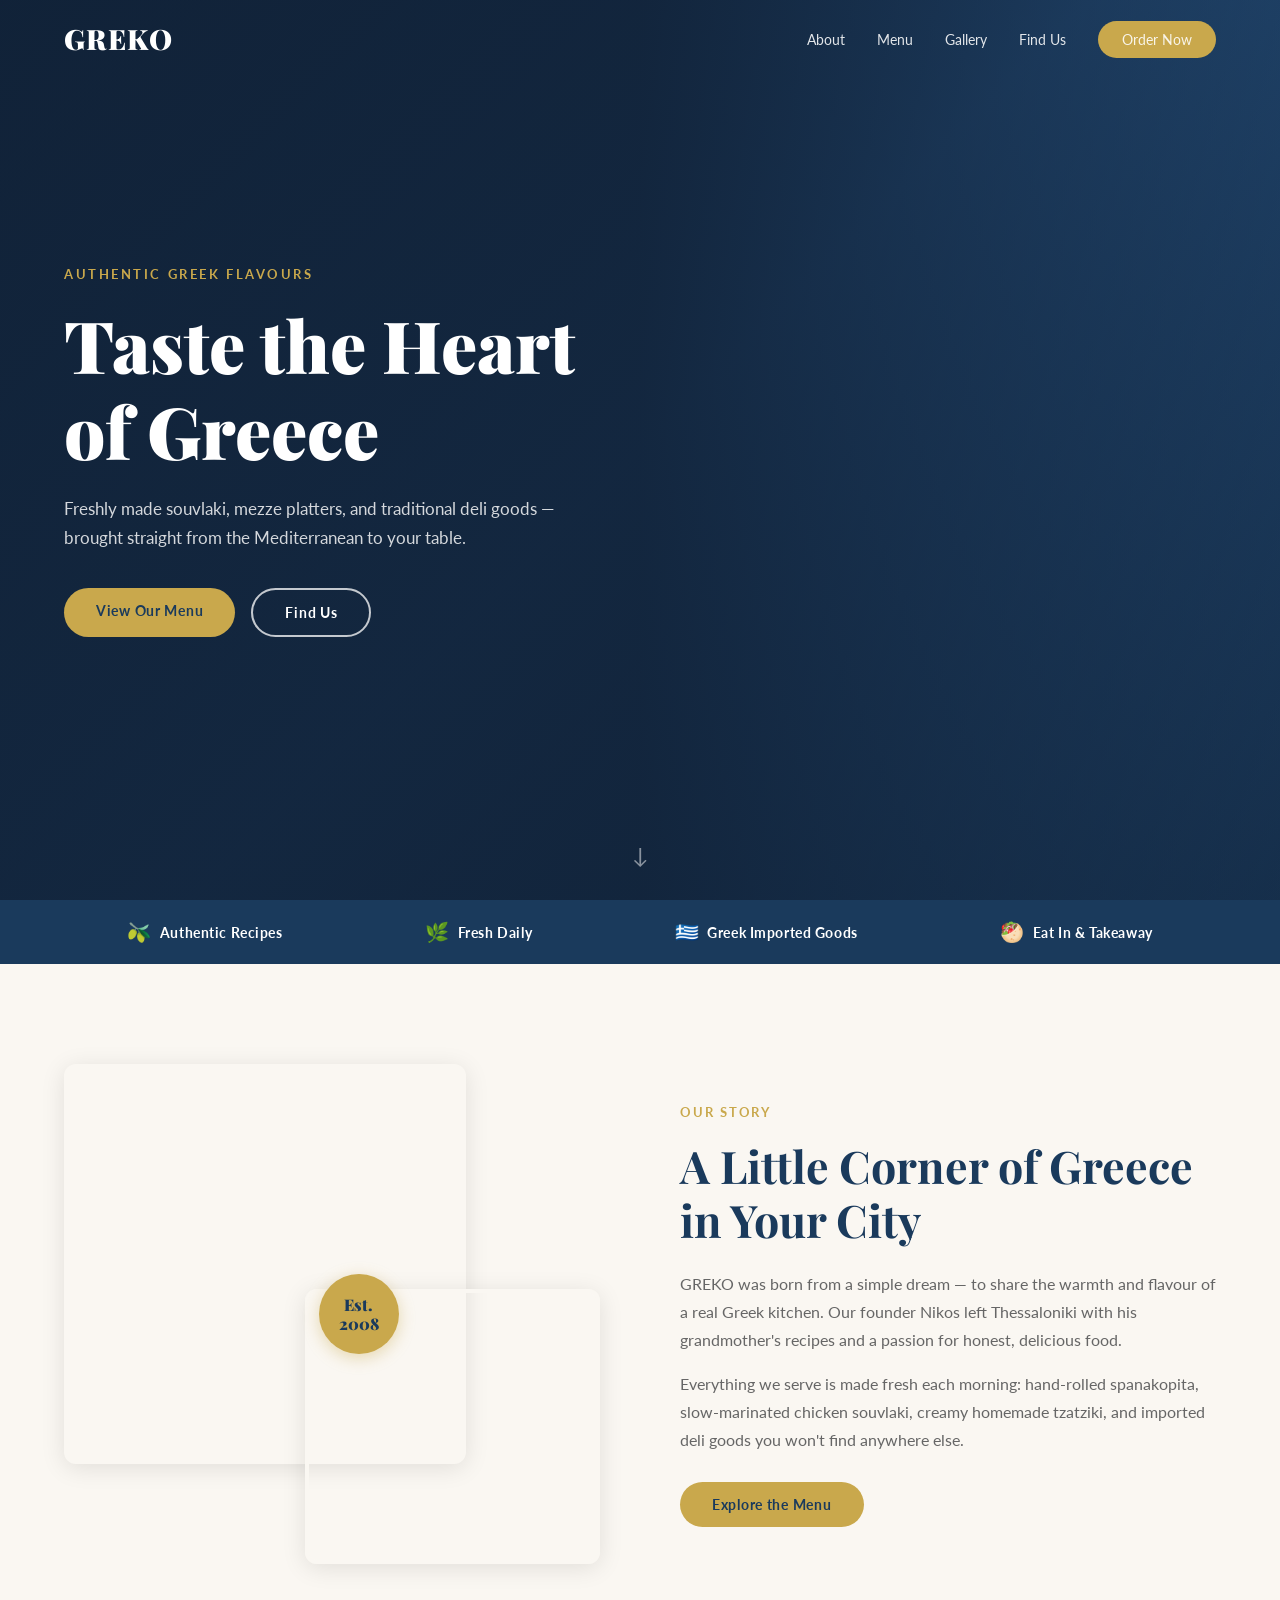
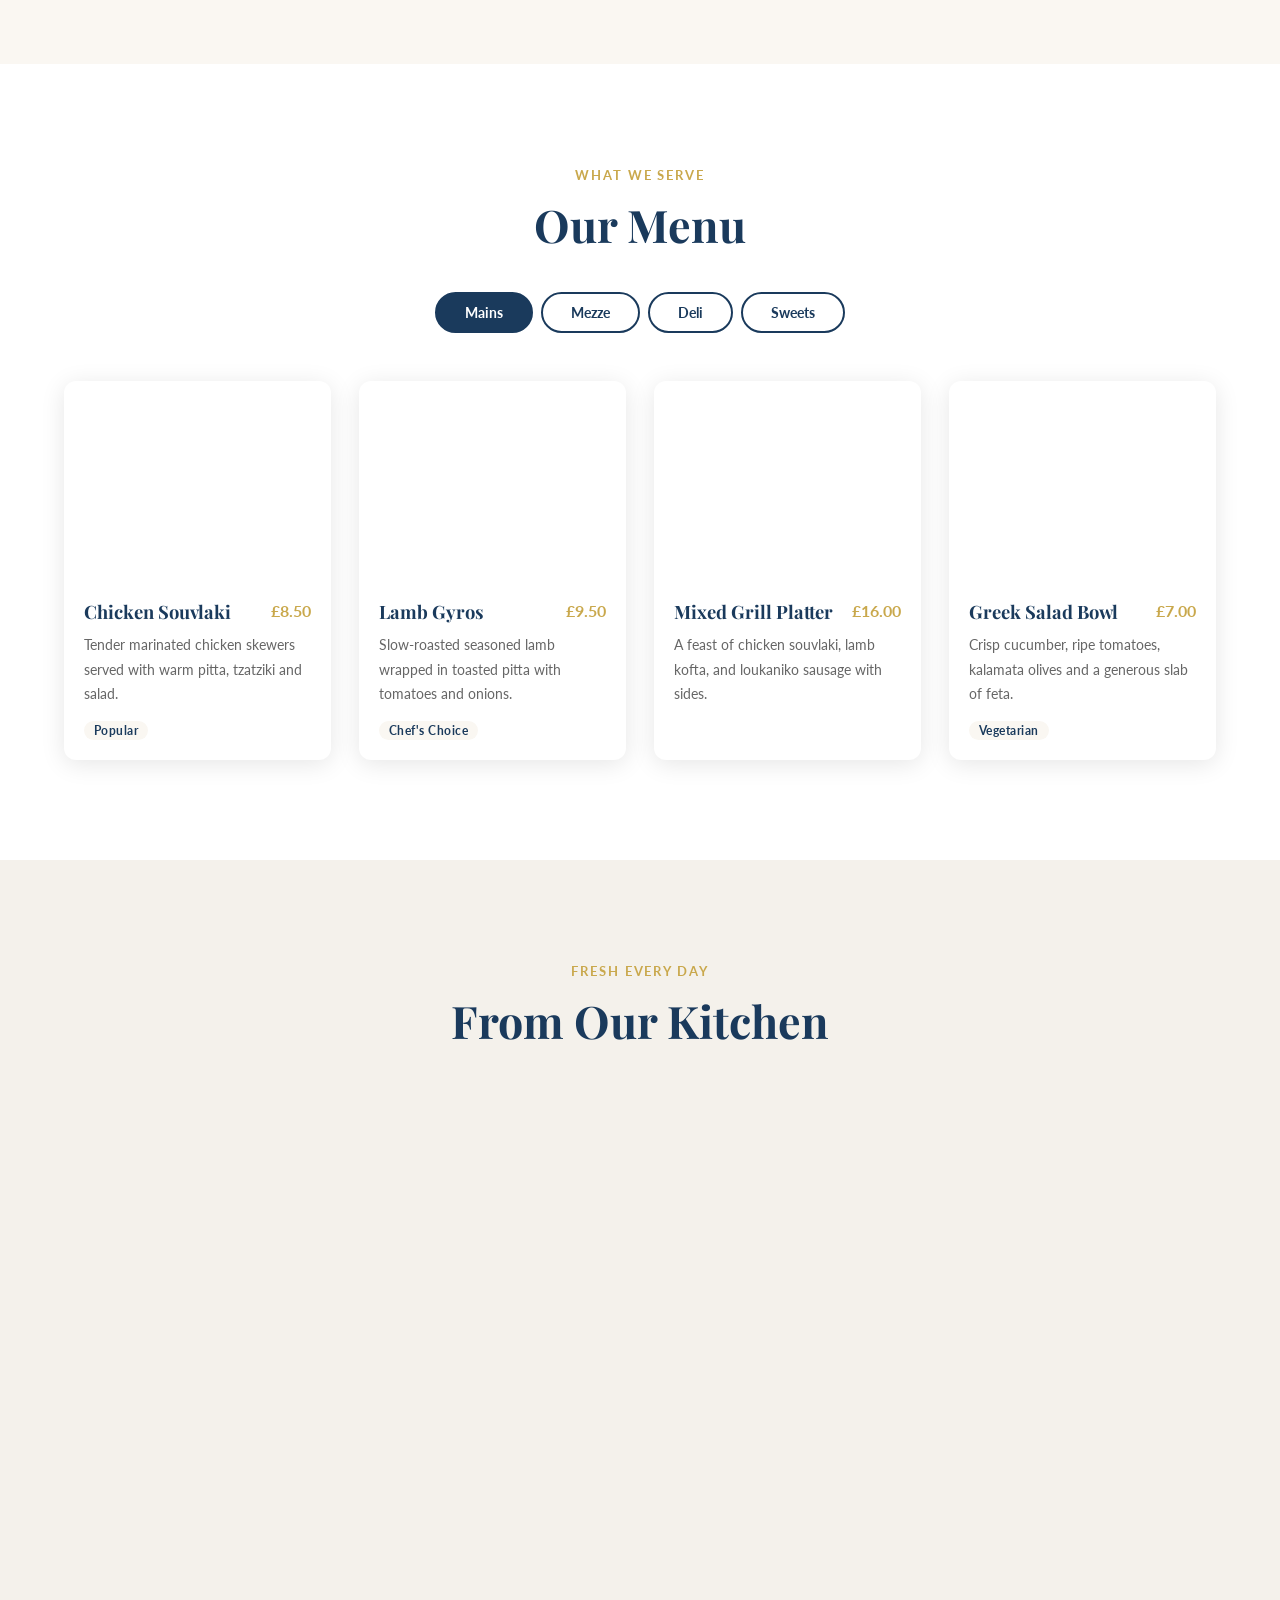
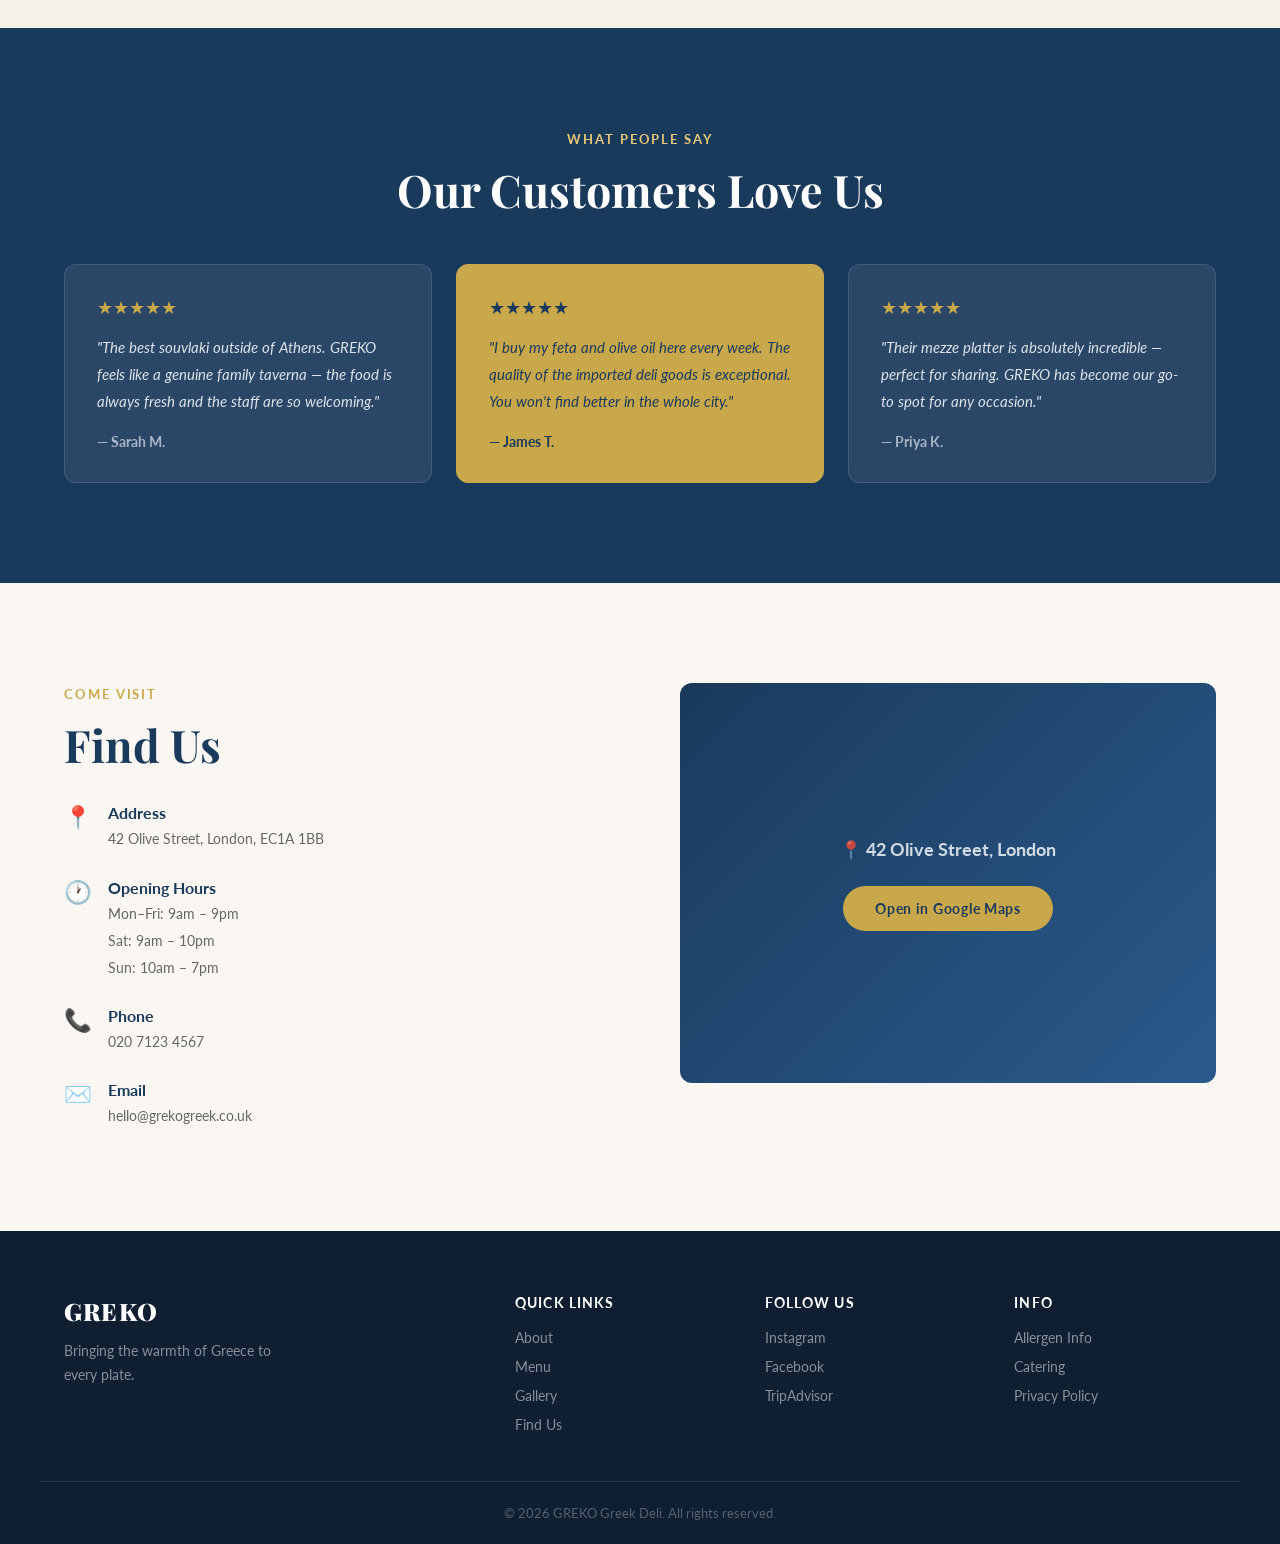
<file: index.html>
<!DOCTYPE html>
<html lang="en">
<head>
  <meta charset="UTF-8" />
  <meta name="viewport" content="width=device-width, initial-scale=1.0" />
  <title>GREKO – Authentic Greek Deli</title>
  <link rel="preconnect" href="https://fonts.googleapis.com" />
  <link rel="preconnect" href="https://fonts.gstatic.com" crossorigin />
  <link href="https://fonts.googleapis.com/css2?family=Playfair+Display:wght@400;700;900&family=Lato:wght@300;400;700&display=swap" rel="stylesheet" />
  <link rel="stylesheet" href="style.css" />
</head>
<body>

  <!-- NAV -->
  <header id="navbar">
    <nav class="container nav-inner">
      <a href="#" class="logo">GREKO</a>
      <button class="burger" id="burger" aria-label="Toggle menu">
        <span></span><span></span><span></span>
      </button>
      <ul class="nav-links" id="navLinks">
        <li><a href="#about">About</a></li>
        <li><a href="#menu">Menu</a></li>
        <li><a href="#gallery">Gallery</a></li>
        <li><a href="#contact">Find Us</a></li>
        <li><a href="#contact" class="btn-nav">Order Now</a></li>
      </ul>
    </nav>
  </header>

  <!-- HERO -->
  <section class="hero">
    <div class="hero-overlay"></div>
    <div class="hero-content">
      <p class="hero-tag">Authentic Greek Flavours</p>
      <h1>Taste the Heart<br/>of Greece</h1>
      <p class="hero-sub">Freshly made souvlaki, mezze platters, and traditional deli goods — brought straight from the Mediterranean to your table.</p>
      <div class="hero-btns">
        <a href="#menu" class="btn btn-primary">View Our Menu</a>
        <a href="#contact" class="btn btn-outline">Find Us</a>
      </div>
    </div>
    <div class="hero-scroll-hint">↓</div>
  </section>

  <!-- STRIP -->
  <div class="strip">
    <div class="container strip-inner">
      <div class="strip-item"><span class="strip-icon">🫒</span> Authentic Recipes</div>
      <div class="strip-item"><span class="strip-icon">🌿</span> Fresh Daily</div>
      <div class="strip-item"><span class="strip-icon">🇬🇷</span> Greek Imported Goods</div>
      <div class="strip-item"><span class="strip-icon">🥙</span> Eat In &amp; Takeaway</div>
    </div>
  </div>

  <!-- ABOUT -->
  <section class="about section" id="about">
    <div class="container about-grid">
      <div class="about-img-wrap">
        <div class="about-img-block img-block-1"></div>
        <div class="about-img-block img-block-2"></div>
        <div class="about-badge">Est. 2008</div>
      </div>
      <div class="about-text">
        <p class="section-tag">Our Story</p>
        <h2>A Little Corner of Greece in Your City</h2>
        <p>GREKO was born from a simple dream — to share the warmth and flavour of a real Greek kitchen. Our founder Nikos left Thessaloniki with his grandmother's recipes and a passion for honest, delicious food.</p>
        <p>Everything we serve is made fresh each morning: hand-rolled spanakopita, slow-marinated chicken souvlaki, creamy homemade tzatziki, and imported deli goods you won't find anywhere else.</p>
        <a href="#menu" class="btn btn-primary">Explore the Menu</a>
      </div>
    </div>
  </section>

  <!-- MENU -->
  <section class="menu-section section" id="menu">
    <div class="container">
      <p class="section-tag center">What We Serve</p>
      <h2 class="center">Our Menu</h2>
      <div class="menu-tabs">
        <button class="tab active" data-tab="mains">Mains</button>
        <button class="tab" data-tab="mezze">Mezze</button>
        <button class="tab" data-tab="deli">Deli</button>
        <button class="tab" data-tab="sweets">Sweets</button>
      </div>

      <div class="menu-grid" id="mains">
        <div class="menu-card">
          <div class="menu-card-img" style="background-image:url('https://images.unsplash.com/photo-1529543544282-ea669407fca3?w=600&q=80')"></div>
          <div class="menu-card-body">
            <div class="menu-card-header">
              <h3>Chicken Souvlaki</h3><span class="price">£8.50</span>
            </div>
            <p>Tender marinated chicken skewers served with warm pitta, tzatziki and salad.</p>
            <span class="tag">Popular</span>
          </div>
        </div>
        <div class="menu-card">
          <div class="menu-card-img" style="background-image:url('https://images.unsplash.com/photo-1561626423-a51b45aef0a1?w=600&q=80')"></div>
          <div class="menu-card-body">
            <div class="menu-card-header">
              <h3>Lamb Gyros</h3><span class="price">£9.50</span>
            </div>
            <p>Slow-roasted seasoned lamb wrapped in toasted pitta with tomatoes and onions.</p>
            <span class="tag">Chef's Choice</span>
          </div>
        </div>
        <div class="menu-card">
          <div class="menu-card-img" style="background-image:url('https://images.unsplash.com/photo-1600891964092-4316c288032e?w=600&q=80')"></div>
          <div class="menu-card-body">
            <div class="menu-card-header">
              <h3>Mixed Grill Platter</h3><span class="price">£16.00</span>
            </div>
            <p>A feast of chicken souvlaki, lamb kofta, and loukaniko sausage with sides.</p>
          </div>
        </div>
        <div class="menu-card">
          <div class="menu-card-img" style="background-image:url('https://images.unsplash.com/photo-1546069901-ba9599a7e63c?w=600&q=80')"></div>
          <div class="menu-card-body">
            <div class="menu-card-header">
              <h3>Greek Salad Bowl</h3><span class="price">£7.00</span>
            </div>
            <p>Crisp cucumber, ripe tomatoes, kalamata olives and a generous slab of feta.</p>
            <span class="tag">Vegetarian</span>
          </div>
        </div>
      </div>

      <div class="menu-grid hidden" id="mezze">
        <div class="menu-card">
          <div class="menu-card-img" style="background-image:url('https://images.unsplash.com/photo-1541014741259-de529411b96a?w=600&q=80')"></div>
          <div class="menu-card-body">
            <div class="menu-card-header"><h3>Tzatziki</h3><span class="price">£3.50</span></div>
            <p>Cool Greek yoghurt, grated cucumber, garlic and dill. Served with warm pitta.</p>
            <span class="tag">Vegetarian</span>
          </div>
        </div>
        <div class="menu-card">
          <div class="menu-card-img" style="background-image:url('https://images.unsplash.com/photo-1486893891924-e6a9f877e41f?w=600&q=80')"></div>
          <div class="menu-card-body">
            <div class="menu-card-header"><h3>Spanakopita</h3><span class="price">£4.00</span></div>
            <p>Crispy filo pastry parcels filled with spinach, feta and herbs.</p>
            <span class="tag">Popular</span>
          </div>
        </div>
        <div class="menu-card">
          <div class="menu-card-img" style="background-image:url('https://images.unsplash.com/photo-1512621776951-a57141f2eefd?w=600&q=80')"></div>
          <div class="menu-card-body">
            <div class="menu-card-header"><h3>Dolmades</h3><span class="price">£4.50</span></div>
            <p>Vine leaves stuffed with herbed rice and served with lemon yoghurt.</p>
          </div>
        </div>
        <div class="menu-card">
          <div class="menu-card-img" style="background-image:url('https://images.unsplash.com/photo-1547592180-85f173990554?w=600&q=80')"></div>
          <div class="menu-card-body">
            <div class="menu-card-header"><h3>Mezze Platter</h3><span class="price">£13.00</span></div>
            <p>A selection of hummus, tzatziki, dolmades, olives and warm pitta for sharing.</p>
            <span class="tag">Sharing</span>
          </div>
        </div>
      </div>

      <div class="menu-grid hidden" id="deli">
        <div class="menu-card">
          <div class="menu-card-img" style="background-image:url('https://images.unsplash.com/photo-1559561853-08451507cbe7?w=600&q=80')"></div>
          <div class="menu-card-body">
            <div class="menu-card-header"><h3>Imported Feta</h3><span class="price">£5.00 / 200g</span></div>
            <p>PDO-certified barrel-aged feta imported directly from northern Greece.</p>
          </div>
        </div>
        <div class="menu-card">
          <div class="menu-card-img" style="background-image:url('https://images.unsplash.com/photo-1474979266404-7eaacbcd87c5?w=600&q=80')"></div>
          <div class="menu-card-body">
            <div class="menu-card-header"><h3>Kalamata Olives</h3><span class="price">£3.50 / 200g</span></div>
            <p>Rich, buttery olives cured in red wine vinegar and extra virgin olive oil.</p>
          </div>
        </div>
        <div class="menu-card">
          <div class="menu-card-img" style="background-image:url('https://images.unsplash.com/photo-1601599561213-832382fd07ba?w=600&q=80')"></div>
          <div class="menu-card-body">
            <div class="menu-card-header"><h3>Extra Virgin Olive Oil</h3><span class="price">£9.00 / 500ml</span></div>
            <p>Cold-pressed single-estate olive oil from the Peloponnese region.</p>
          </div>
        </div>
        <div class="menu-card">
          <div class="menu-card-img" style="background-image:url('https://images.unsplash.com/photo-1587813369290-091c9d432daf?w=600&q=80')"></div>
          <div class="menu-card-body">
            <div class="menu-card-header"><h3>Greek Honey</h3><span class="price">£7.00 / 250g</span></div>
            <p>Thyme honey from the mountains of Crete — intensely aromatic and golden.</p>
          </div>
        </div>
      </div>

      <div class="menu-grid hidden" id="sweets">
        <div class="menu-card">
          <div class="menu-card-img" style="background-image:url('https://images.unsplash.com/photo-1519676867240-f03562e64548?w=600&q=80')"></div>
          <div class="menu-card-body">
            <div class="menu-card-header"><h3>Baklava</h3><span class="price">£3.00</span></div>
            <p>Layers of crisp filo, crushed pistachios and walnuts soaked in orange blossom syrup.</p>
            <span class="tag">Popular</span>
          </div>
        </div>
        <div class="menu-card">
          <div class="menu-card-img" style="background-image:url('https://images.unsplash.com/photo-1551024506-0bccd828d307?w=600&q=80')"></div>
          <div class="menu-card-body">
            <div class="menu-card-header"><h3>Loukoumades</h3><span class="price">£4.50</span></div>
            <p>Fluffy Greek doughnuts drizzled with honey, cinnamon and crushed walnuts.</p>
          </div>
        </div>
        <div class="menu-card">
          <div class="menu-card-img" style="background-image:url('https://images.unsplash.com/photo-1558961363-fa8fdf82db35?w=600&q=80')"></div>
          <div class="menu-card-body">
            <div class="menu-card-header"><h3>Galaktoboureko</h3><span class="price">£4.00</span></div>
            <p>Creamy semolina custard wrapped in golden filo and finished with lemon syrup.</p>
          </div>
        </div>
        <div class="menu-card">
          <div class="menu-card-img" style="background-image:url('https://images.unsplash.com/photo-1488477181946-6428a0291777?w=600&q=80')"></div>
          <div class="menu-card-body">
            <div class="menu-card-header"><h3>Greek Yoghurt &amp; Honey</h3><span class="price">£3.50</span></div>
            <p>Thick strained yoghurt topped with our Cretan thyme honey and crushed nuts.</p>
            <span class="tag">Vegetarian</span>
          </div>
        </div>
      </div>
    </div>
  </section>

  <!-- GALLERY -->
  <section class="gallery-section section" id="gallery">
    <div class="container">
      <p class="section-tag center">Fresh Every Day</p>
      <h2 class="center">From Our Kitchen</h2>
    </div>
    <div class="gallery-grid">
      <div class="gallery-item g-tall" style="background-image:url('https://images.unsplash.com/photo-1555396273-367ea4eb4db5?w=800&q=80')"></div>
      <div class="gallery-item" style="background-image:url('https://images.unsplash.com/photo-1504674900247-0877df9cc836?w=800&q=80')"></div>
      <div class="gallery-item" style="background-image:url('https://images.unsplash.com/photo-1565299624946-b28f40a0ae38?w=800&q=80')"></div>
      <div class="gallery-item g-wide" style="background-image:url('https://images.unsplash.com/photo-1567620905732-2d1ec7ab7445?w=800&q=80')"></div>
      <div class="gallery-item" style="background-image:url('https://images.unsplash.com/photo-1414235077428-338989a2e8c0?w=800&q=80')"></div>
    </div>
  </section>

  <!-- TESTIMONIALS -->
  <section class="testimonials section">
    <div class="container">
      <p class="section-tag center">What People Say</p>
      <h2 class="center">Our Customers Love Us</h2>
      <div class="testimonial-grid">
        <div class="testimonial-card">
          <div class="stars">★★★★★</div>
          <p>"The best souvlaki outside of Athens. GREKO feels like a genuine family taverna — the food is always fresh and the staff are so welcoming."</p>
          <div class="reviewer">— Sarah M.</div>
        </div>
        <div class="testimonial-card featured">
          <div class="stars">★★★★★</div>
          <p>"I buy my feta and olive oil here every week. The quality of the imported deli goods is exceptional. You won't find better in the whole city."</p>
          <div class="reviewer">— James T.</div>
        </div>
        <div class="testimonial-card">
          <div class="stars">★★★★★</div>
          <p>"Their mezze platter is absolutely incredible — perfect for sharing. GREKO has become our go-to spot for any occasion."</p>
          <div class="reviewer">— Priya K.</div>
        </div>
      </div>
    </div>
  </section>

  <!-- CONTACT -->
  <section class="contact-section section" id="contact">
    <div class="container contact-grid">
      <div class="contact-info">
        <p class="section-tag">Come Visit</p>
        <h2>Find Us</h2>
        <div class="contact-details">
          <div class="contact-item">
            <span class="contact-icon">📍</span>
            <div>
              <strong>Address</strong>
              <p>42 Olive Street, London, EC1A 1BB</p>
            </div>
          </div>
          <div class="contact-item">
            <span class="contact-icon">🕐</span>
            <div>
              <strong>Opening Hours</strong>
              <p>Mon–Fri: 9am – 9pm</p>
              <p>Sat: 9am – 10pm</p>
              <p>Sun: 10am – 7pm</p>
            </div>
          </div>
          <div class="contact-item">
            <span class="contact-icon">📞</span>
            <div>
              <strong>Phone</strong>
              <p>020 7123 4567</p>
            </div>
          </div>
          <div class="contact-item">
            <span class="contact-icon">✉️</span>
            <div>
              <strong>Email</strong>
              <p>hello@grekogreek.co.uk</p>
            </div>
          </div>
        </div>
      </div>
      <div class="contact-map">
        <div class="map-placeholder">
          <p>📍 42 Olive Street, London</p>
          <a href="https://maps.google.com" target="_blank" class="btn btn-primary">Open in Google Maps</a>
        </div>
      </div>
    </div>
  </section>

  <!-- FOOTER -->
  <footer class="footer">
    <div class="container footer-inner">
      <div class="footer-brand">
        <span class="logo">GREKO</span>
        <p>Bringing the warmth of Greece to every plate.</p>
      </div>
      <div class="footer-links">
        <h4>Quick Links</h4>
        <ul>
          <li><a href="#about">About</a></li>
          <li><a href="#menu">Menu</a></li>
          <li><a href="#gallery">Gallery</a></li>
          <li><a href="#contact">Find Us</a></li>
        </ul>
      </div>
      <div class="footer-links">
        <h4>Follow Us</h4>
        <ul>
          <li><a href="#">Instagram</a></li>
          <li><a href="#">Facebook</a></li>
          <li><a href="#">TripAdvisor</a></li>
        </ul>
      </div>
      <div class="footer-links">
        <h4>Info</h4>
        <ul>
          <li><a href="#">Allergen Info</a></li>
          <li><a href="#">Catering</a></li>
          <li><a href="#">Privacy Policy</a></li>
        </ul>
      </div>
    </div>
    <div class="footer-bottom">
      <p>&copy; 2026 GREKO Greek Deli. All rights reserved.</p>
    </div>
  </footer>

  <script src="script.js"></script>
</body>
</html>
</file>
<file: style.css>
/* ===== RESET & BASE ===== */
*, *::before, *::after { box-sizing: border-box; margin: 0; padding: 0; }

:root {
  --blue:    #1a3a5c;
  --blue-mid:#2a5a8c;
  --gold:    #c9a84c;
  --gold-lt: #e8c97a;
  --cream:   #faf7f2;
  --white:   #ffffff;
  --gray:    #f4f1eb;
  --text:    #2c2c2c;
  --text-lt: #666;
  --radius:  12px;
  --shadow:  0 4px 24px rgba(0,0,0,0.10);
  --transition: 0.3s ease;
}

html { scroll-behavior: smooth; }

body {
  font-family: 'Lato', sans-serif;
  color: var(--text);
  background: var(--white);
  overflow-x: hidden;
}

h1, h2, h3 { font-family: 'Playfair Display', serif; line-height: 1.2; }
h1 { font-size: clamp(2.4rem, 6vw, 4.5rem); font-weight: 900; }
h2 { font-size: clamp(1.8rem, 4vw, 2.8rem); font-weight: 700; }
h3 { font-size: 1.15rem; font-weight: 700; }

p { line-height: 1.75; color: var(--text-lt); }

a { text-decoration: none; color: inherit; }

img { display: block; max-width: 100%; }

.container { max-width: 1200px; margin: 0 auto; padding: 0 24px; }

.section { padding: 100px 0; }

.section-tag {
  display: inline-block;
  font-size: 0.8rem;
  font-weight: 700;
  letter-spacing: 0.15em;
  text-transform: uppercase;
  color: var(--gold);
  margin-bottom: 12px;
}
.section-tag.center { display: block; text-align: center; }
.center { text-align: center; }

/* ===== BUTTONS ===== */
.btn {
  display: inline-block;
  padding: 14px 32px;
  border-radius: 50px;
  font-family: 'Lato', sans-serif;
  font-size: 0.9rem;
  font-weight: 700;
  letter-spacing: 0.05em;
  cursor: pointer;
  transition: var(--transition);
}
.btn-primary {
  background: var(--gold);
  color: var(--blue);
}
.btn-primary:hover { background: var(--gold-lt); transform: translateY(-2px); box-shadow: 0 8px 20px rgba(201,168,76,0.35); }

.btn-outline {
  border: 2px solid rgba(255,255,255,0.75);
  color: var(--white);
}
.btn-outline:hover { background: rgba(255,255,255,0.15); }

.btn-nav {
  background: var(--gold);
  color: var(--blue);
  padding: 10px 24px;
  border-radius: 50px;
  font-weight: 700;
  font-size: 0.85rem;
  transition: var(--transition);
}
.btn-nav:hover { background: var(--gold-lt); }

/* ===== NAVBAR ===== */
#navbar {
  position: fixed;
  top: 0; left: 0; right: 0;
  z-index: 1000;
  padding: 20px 0;
  transition: background var(--transition), padding var(--transition), box-shadow var(--transition);
}
#navbar.scrolled {
  background: var(--blue);
  padding: 12px 0;
  box-shadow: 0 2px 20px rgba(0,0,0,0.2);
}

.nav-inner {
  display: flex;
  align-items: center;
  justify-content: space-between;
}

.logo {
  font-family: 'Playfair Display', serif;
  font-size: 1.75rem;
  font-weight: 900;
  color: var(--white);
  letter-spacing: 0.05em;
}

.nav-links {
  display: flex;
  align-items: center;
  gap: 32px;
  list-style: none;
}
.nav-links a {
  color: rgba(255,255,255,0.88);
  font-size: 0.9rem;
  font-weight: 400;
  transition: color var(--transition);
}
.nav-links a:hover { color: var(--gold); }

.burger {
  display: none;
  flex-direction: column;
  gap: 5px;
  background: none;
  border: none;
  cursor: pointer;
  padding: 4px;
}
.burger span {
  display: block;
  width: 26px;
  height: 2px;
  background: var(--white);
  border-radius: 2px;
  transition: var(--transition);
}

/* ===== HERO ===== */
.hero {
  position: relative;
  height: 100vh;
  min-height: 600px;
  display: flex;
  align-items: center;
  background: linear-gradient(135deg, #1a3a5c 0%, #2a5a8c 50%, #1a3a5c 100%),
              url('https://images.unsplash.com/photo-1555396273-367ea4eb4db5?w=1600&q=80') center/cover no-repeat;
  background-blend-mode: multiply;
}

.hero-overlay {
  position: absolute;
  inset: 0;
  background: linear-gradient(to right, rgba(15,30,50,0.85) 50%, rgba(15,30,50,0.4));
}

.hero-content {
  position: relative;
  z-index: 1;
  max-width: 640px;
  padding: 0 24px 0 calc((100vw - 1200px) / 2 + 24px);
  color: var(--white);
}

.hero-tag {
  font-size: 0.8rem;
  font-weight: 700;
  letter-spacing: 0.2em;
  text-transform: uppercase;
  color: var(--gold);
  margin-bottom: 16px;
}

.hero-content h1 {
  color: var(--white);
  margin-bottom: 20px;
}

.hero-sub {
  font-size: 1.05rem;
  color: rgba(255,255,255,0.82);
  max-width: 500px;
  margin-bottom: 36px;
}

.hero-btns { display: flex; gap: 16px; flex-wrap: wrap; }

.hero-scroll-hint {
  position: absolute;
  bottom: 32px;
  left: 50%;
  transform: translateX(-50%);
  color: rgba(255,255,255,0.5);
  font-size: 1.4rem;
  animation: bounce 2s infinite;
}
@keyframes bounce { 0%,100%{transform:translateX(-50%) translateY(0)} 50%{transform:translateX(-50%) translateY(8px)} }

/* ===== STRIP ===== */
.strip {
  background: var(--blue);
  padding: 20px 0;
}
.strip-inner {
  display: flex;
  justify-content: space-around;
  flex-wrap: wrap;
  gap: 16px;
}
.strip-item {
  color: var(--white);
  font-size: 0.9rem;
  font-weight: 700;
  letter-spacing: 0.04em;
  display: flex;
  align-items: center;
  gap: 8px;
}
.strip-icon { font-size: 1.2rem; }

/* ===== ABOUT ===== */
.about { background: var(--cream); }

.about-grid {
  display: grid;
  grid-template-columns: 1fr 1fr;
  gap: 80px;
  align-items: center;
}

.about-img-wrap {
  position: relative;
  height: 500px;
}

.about-img-block {
  position: absolute;
  border-radius: var(--radius);
  background-size: cover;
  background-position: center;
}

.img-block-1 {
  width: 75%;
  height: 80%;
  top: 0; left: 0;
  background-image: url('https://images.unsplash.com/photo-1466978913421-dad2ebd01d17?w=800&q=80');
  box-shadow: var(--shadow);
}

.img-block-2 {
  width: 55%;
  height: 55%;
  bottom: 0; right: 0;
  background-image: url('https://images.unsplash.com/photo-1504674900247-0877df9cc836?w=800&q=80');
  box-shadow: var(--shadow);
  border: 4px solid var(--cream);
}

.about-badge {
  position: absolute;
  top: 50%;
  left: 55%;
  transform: translate(-50%, -50%);
  background: var(--gold);
  color: var(--blue);
  font-family: 'Playfair Display', serif;
  font-weight: 900;
  font-size: 1rem;
  padding: 16px 20px;
  border-radius: 50%;
  width: 80px;
  height: 80px;
  display: flex;
  align-items: center;
  justify-content: center;
  text-align: center;
  line-height: 1.2;
  box-shadow: 0 4px 16px rgba(201,168,76,0.4);
  z-index: 2;
}

.about-text h2 { margin-bottom: 24px; color: var(--blue); }
.about-text p { margin-bottom: 16px; }
.about-text .btn { margin-top: 12px; }

/* ===== MENU ===== */
.menu-section { background: var(--white); }
.menu-section h2 { margin-bottom: 40px; color: var(--blue); }

.menu-tabs {
  display: flex;
  gap: 8px;
  justify-content: center;
  margin-bottom: 48px;
  flex-wrap: wrap;
}

.tab {
  padding: 10px 28px;
  border-radius: 50px;
  border: 2px solid var(--blue);
  background: none;
  color: var(--blue);
  font-family: 'Lato', sans-serif;
  font-size: 0.9rem;
  font-weight: 700;
  cursor: pointer;
  transition: var(--transition);
}
.tab:hover, .tab.active {
  background: var(--blue);
  color: var(--white);
}

.menu-grid {
  display: grid;
  grid-template-columns: repeat(auto-fill, minmax(260px, 1fr));
  gap: 28px;
}
.menu-grid.hidden { display: none; }

.menu-card {
  border-radius: var(--radius);
  overflow: hidden;
  box-shadow: var(--shadow);
  background: var(--white);
  transition: transform var(--transition), box-shadow var(--transition);
}
.menu-card:hover { transform: translateY(-6px); box-shadow: 0 12px 36px rgba(0,0,0,0.14); }

.menu-card-img {
  height: 200px;
  background-size: cover;
  background-position: center;
}

.menu-card-body { padding: 20px; }

.menu-card-header {
  display: flex;
  justify-content: space-between;
  align-items: flex-start;
  gap: 8px;
  margin-bottom: 10px;
}

.menu-card-header h3 { color: var(--blue); }

.price {
  font-weight: 700;
  color: var(--gold);
  font-size: 1rem;
  white-space: nowrap;
}

.menu-card-body p { font-size: 0.88rem; margin-bottom: 12px; }

.tag {
  display: inline-block;
  padding: 3px 10px;
  border-radius: 50px;
  background: var(--cream);
  color: var(--blue);
  font-size: 0.72rem;
  font-weight: 700;
  letter-spacing: 0.04em;
}

/* ===== GALLERY ===== */
.gallery-section { background: var(--gray); padding-bottom: 0; }
.gallery-section h2 { margin-bottom: 48px; color: var(--blue); }

.gallery-grid {
  display: grid;
  grid-template-columns: repeat(3, 1fr);
  grid-template-rows: 260px 260px;
  gap: 6px;
  margin-top: 48px;
}

.gallery-item {
  background-size: cover;
  background-position: center;
  overflow: hidden;
  cursor: pointer;
  transition: transform var(--transition);
}
.gallery-item:hover { transform: scale(1.02); }

.g-tall { grid-row: span 2; }
.g-wide { grid-column: span 2; }

/* ===== TESTIMONIALS ===== */
.testimonials { background: var(--blue); }
.testimonials .section-tag { color: var(--gold-lt); }
.testimonials h2 { color: var(--white); margin-bottom: 48px; }

.testimonial-grid {
  display: grid;
  grid-template-columns: repeat(auto-fill, minmax(280px, 1fr));
  gap: 24px;
}

.testimonial-card {
  background: rgba(255,255,255,0.07);
  border: 1px solid rgba(255,255,255,0.12);
  border-radius: var(--radius);
  padding: 32px;
  transition: var(--transition);
}
.testimonial-card:hover { background: rgba(255,255,255,0.12); }
.testimonial-card.featured {
  background: var(--gold);
  border-color: var(--gold);
}
.testimonial-card.featured p, .testimonial-card.featured .reviewer { color: var(--blue) !important; }
.testimonial-card.featured .stars { color: var(--blue); }

.stars { font-size: 1.1rem; color: var(--gold); margin-bottom: 16px; }
.testimonial-card.featured .stars { color: var(--blue); }

.testimonial-card p {
  font-size: 0.95rem;
  color: rgba(255,255,255,0.85);
  font-style: italic;
  margin-bottom: 20px;
}

.reviewer {
  font-size: 0.85rem;
  font-weight: 700;
  color: rgba(255,255,255,0.6);
}

/* ===== CONTACT ===== */
.contact-section { background: var(--cream); }

.contact-grid {
  display: grid;
  grid-template-columns: 1fr 1fr;
  gap: 80px;
  align-items: start;
}

.contact-info h2 { color: var(--blue); margin-bottom: 32px; }

.contact-details { display: flex; flex-direction: column; gap: 24px; }

.contact-item {
  display: flex;
  gap: 16px;
  align-items: flex-start;
}
.contact-icon { font-size: 1.4rem; }
.contact-item strong { display: block; color: var(--blue); margin-bottom: 4px; font-weight: 700; }
.contact-item p { margin-bottom: 2px; font-size: 0.9rem; }

.contact-map { height: 100%; }

.map-placeholder {
  background: linear-gradient(135deg, var(--blue) 0%, var(--blue-mid) 100%);
  border-radius: var(--radius);
  height: 400px;
  display: flex;
  flex-direction: column;
  align-items: center;
  justify-content: center;
  gap: 20px;
  text-align: center;
}
.map-placeholder p { color: rgba(255,255,255,0.8); font-size: 1.1rem; font-weight: 700; }

/* ===== FOOTER ===== */
.footer { background: #0f1e30; padding: 64px 0 0; }

.footer-inner {
  display: grid;
  grid-template-columns: 2fr 1fr 1fr 1fr;
  gap: 48px;
  padding-bottom: 48px;
  border-bottom: 1px solid rgba(255,255,255,0.1);
}

.footer-brand .logo { color: var(--white); font-size: 1.5rem; display: block; margin-bottom: 12px; }
.footer-brand p { font-size: 0.88rem; color: rgba(255,255,255,0.5); max-width: 220px; }

.footer-links h4 {
  color: var(--white);
  font-size: 0.85rem;
  font-weight: 700;
  letter-spacing: 0.08em;
  text-transform: uppercase;
  margin-bottom: 16px;
}
.footer-links ul { list-style: none; display: flex; flex-direction: column; gap: 10px; }
.footer-links a { color: rgba(255,255,255,0.5); font-size: 0.88rem; transition: color var(--transition); }
.footer-links a:hover { color: var(--gold); }

.footer-bottom {
  padding: 20px 0;
  text-align: center;
}
.footer-bottom p { font-size: 0.8rem; color: rgba(255,255,255,0.3); }

/* ===== RESPONSIVE ===== */
@media (max-width: 900px) {
  .about-grid, .contact-grid { grid-template-columns: 1fr; gap: 48px; }
  .about-img-wrap { height: 360px; }
  .footer-inner { grid-template-columns: 1fr 1fr; }
  .gallery-grid { grid-template-columns: 1fr 1fr; grid-template-rows: auto; }
  .g-tall { grid-row: span 1; }
  .g-wide { grid-column: span 1; }
}

@media (max-width: 640px) {
  .section { padding: 64px 0; }
  .nav-links {
    display: none;
    position: fixed;
    inset: 0;
    background: var(--blue);
    flex-direction: column;
    justify-content: center;
    align-items: center;
    gap: 40px;
    z-index: 999;
  }
  .nav-links.open { display: flex; }
  .nav-links a { font-size: 1.4rem; }
  .burger { display: flex; z-index: 1000; }
  .hero-content { padding: 0 24px; }
  .footer-inner { grid-template-columns: 1fr; gap: 32px; }
  .gallery-grid { grid-template-columns: 1fr; grid-template-rows: auto; }
  .strip-inner { justify-content: flex-start; padding: 0 24px; }
}
</file>
